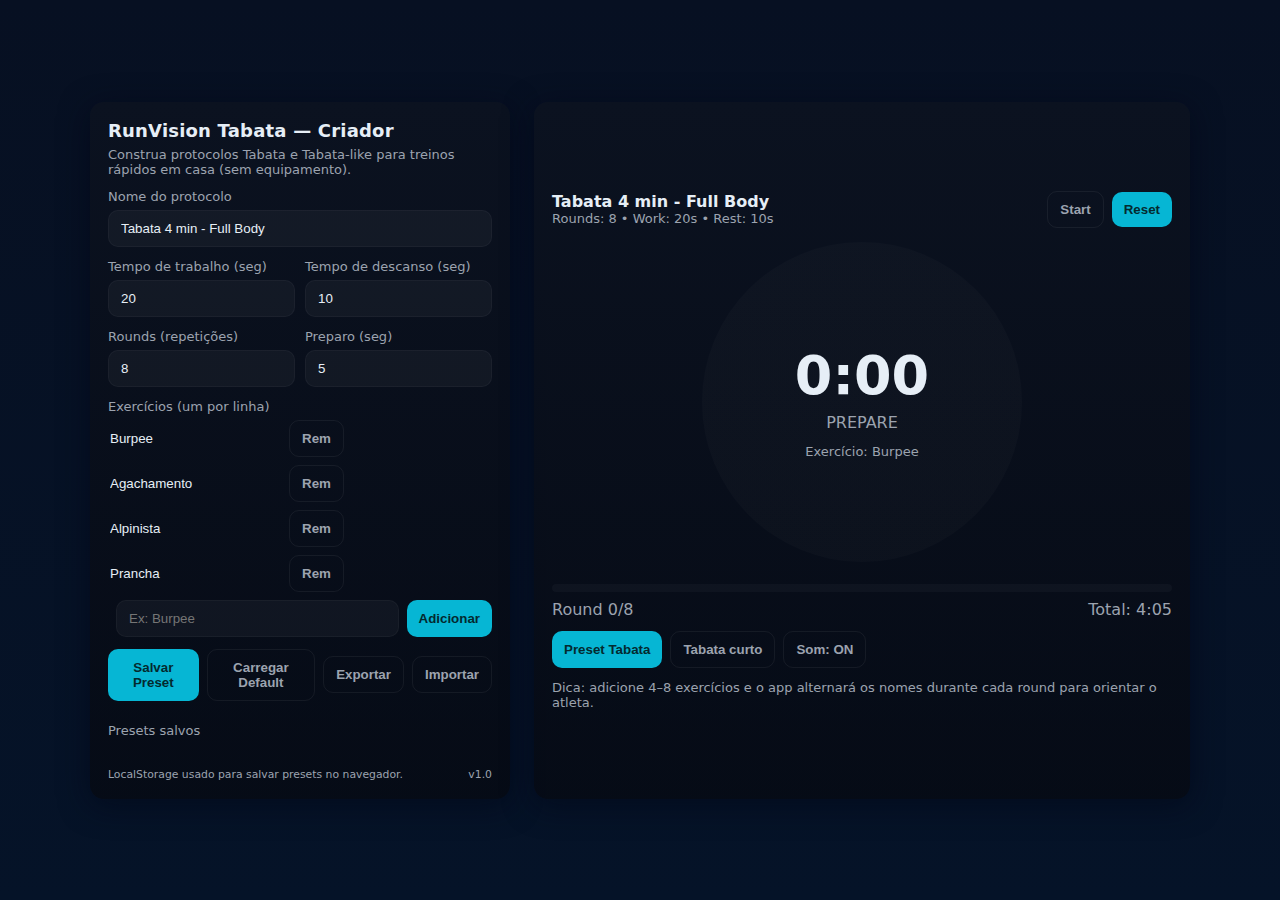
<file: index.html>
<!doctype html>
<html lang="pt-BR">
<head>
    <meta charset="utf-8" />
    <meta name="viewport" content="width=device-width,initial-scale=1" />
    <title>RunVision Tabata — Simple</title>
    <style>
        :root{
            --bg:#0f1724; --card:#0b1220; --accent:#06b6d4; --muted:#9ca3af; --glass: rgba(255,255,255,0.04);
            --success:#10b981; --danger:#ef4444; --glass-2: rgba(255,255,255,0.02);
            --radius:14px; --sans: Inter, system-ui, -apple-system, "Segoe UI", Roboto, "Helvetica Neue", Arial;
        }
        *{box-sizing:border-box}
        html,body{height:100%}
        body{
            margin:0; font-family:var(--sans),serif; background:linear-gradient(180deg,#071022 0%, #051328 100%); color:#e6eef6; -webkit-font-smoothing:antialiased;
            padding:28px; display:flex; align-items:center; justify-content:center;
        }

        .app{
            width:100%; max-width:1100px; display:grid; grid-template-columns:420px 1fr; gap:24px;
        }

        .panel{background:linear-gradient(180deg,var(--card), rgba(6,8,15,0.7)); border-radius:var(--radius); padding:18px; box-shadow: 0 6px 30px rgba(2,6,23,0.6);}

        header h1{margin:0;font-size:18px;letter-spacing:0.2px}
        header p{margin:6px 0 0;color:var(--muted);font-size:13px}

        /* Left column controls */
        .controls{display:flex; flex-direction:column; gap:12px}
        label{font-size:13px;color:var(--muted);display:block;margin-bottom:6px}
        input[type=number], input[type=text], select{width:100%; padding:10px 12px; border-radius:10px; border:1px solid rgba(255,255,255,0.04); background:var(--glass); color:inherit}
        .row{display:flex; gap:10px}
        .row > *{flex:1}

        .exercises{display:flex; flex-direction:column; gap:8px; max-height:220px; overflow:auto; padding-right:6px}

        .exercise-item input{flex:1; border:0; background:transparent; color:inherit}
        .btn{display:inline-block; padding:10px 12px; border-radius:10px; cursor:pointer; background:var(--accent); color:#042a2f; font-weight:600; border:0}
        .btn.ghost{background:transparent; border:1px solid rgba(255,255,255,0.06); color:var(--muted)}

        .actions{display:flex; gap:8px; justify-content:space-between; align-items:center}

        /* Right column: timer and UI */
        .timer-wrap{display:flex; flex-direction:column; align-items:center; justify-content:center; gap:14px; height:100%}
        .ring{width:320px; height:320px; border-radius:999px; display:grid; place-items:center; background: conic-gradient(var(--accent) 0deg, rgba(255,255,255,0.02) 0deg);}
        .ring .info{display:flex; flex-direction:column; align-items:center}
        .time{font-size:54px; font-weight:700}
        .phase{font-size:16px; color:var(--muted); margin-top:6px}
        .progress{width:100%; height:8px; background:rgba(255,255,255,0.03); border-radius:999px; overflow:hidden}
        .bar{height:100%; width:0; background:linear-gradient(90deg, var(--accent), #60a5fa)}

        .controls-footer{display:flex; gap:8px}

        /* presets & storage */
        .presets{display:flex; gap:8px; flex-wrap:wrap}

        footer{margin-top:12px; color:var(--muted); font-size:13px}

        /* responsive */
        @media (max-width:980px){
            .app{grid-template-columns:1fr;}
            .ring{width:260px;height:260px}
        }
    </style>
</head>
<body>
<div class="app">
    <div class="panel">
        <header>
            <h1>RunVision Tabata — Criador</h1>
            <p>Construa protocolos Tabata e Tabata-like para treinos rápidos em casa (sem equipamento).</p>
        </header>

        <div class="controls" style="margin-top:12px">
            <div>
                <label>Nome do protocolo</label>
                <label for="protocolName"></label><input id="protocolName" type="text" placeholder="Ex: Tabata 4 min - Full Body" value="Tabata 4 min - Full Body">
            </div>

            <div class="row">
                <div>
                    <label>Tempo de trabalho (seg)</label>
                    <label for="workTime"></label><input id="workTime" type="number" min="5" value="20">
                </div>
                <div>
                    <label>Tempo de descanso (seg)</label>
                    <label for="restTime"></label><input id="restTime" type="number" min="5" value="10">
                </div>
            </div>

            <div class="row">
                <div>
                    <label>Rounds (repetições)</label>
                    <label for="rounds"></label><input id="rounds" type="number" min="1" value="8">
                </div>
                <div>
                    <label>Preparo (seg)</label>
                    <label for="prepare"></label><input id="prepare" type="number" min="0" value="5">
                </div>
            </div>

            <div>
                <label>Exercícios (um por linha)</label>
                <div class="exercises" id="exercisesList">
                    <!-- dynamically added -->
                </div>
                <div style="display:flex; gap:8px; margin-top:8px">
                    <label for="newExercise"></label><input id="newExercise" type="text" placeholder="Ex: Burpee" />
                    <button class="btn" id="addExerciseBtn">Adicionar</button>
                </div>
            </div>

            <div class="actions">
                <div style="display:flex; gap:8px">
                    <button class="btn" id="savePreset">Salvar Preset</button>
                    <button class="btn ghost" id="loadDefault">Carregar Default</button>
                </div>

                <div style="display:flex; gap:8px">
                    <button class="btn ghost" id="exportBtn">Exportar</button>
                    <button class="btn ghost" id="importBtn">Importar</button>
                    <input id="fileInput" type="file" accept="application/json" style="display:none" />
                </div>
            </div>

            <div style="margin-top:10px">
                <label>Presets salvos</label>
                <div class="presets" id="presetsContainer"></div>
            </div>

            <footer>
                <div style="display:flex; justify-content:space-between; align-items:center">
                    <small>LocalStorage usado para salvar presets no navegador.</small>
                    <small id="version">v1.0</small>
                </div>
            </footer>
        </div>
    </div>

    <div class="panel timer-wrap">
        <div style="width:100%; display:flex; justify-content:space-between; align-items:center">
            <div>
                <strong id="displayName">Tabata 4 min - Full Body</strong>
                <div style="color:var(--muted); font-size:13px">Rounds: <span id="displayRounds">8</span> • Work: <span id="displayWork">20s</span> • Rest: <span id="displayRest">10s</span></div>
            </div>
            <div style="display:flex; gap:8px; align-items:center">
                <button class="btn ghost" id="startPause">Start</button>
                <button class="btn" id="resetBtn">Reset</button>
            </div>
        </div>

        <div class="ring" id="ring">
            <div class="info">
                <div class="time" id="timeLeft">0:20</div>
                <div class="phase" id="phaseLabel">PREPARE</div>
                <div style="margin-top:12px; color:var(--muted); font-size:13px">Exercício: <span id="currentExercise">-</span></div>
            </div>
        </div>

        <div style="width:100%; margin-top:8px">
            <div class="progress"><div class="bar" id="progressBar"></div></div>
            <div style="display:flex; justify-content:space-between; margin-top:8px; color:var(--muted)">
                <div>Round <span id="curRound">0</span>/<span id="totalRound">8</span></div>
                <div id="totalTimeLeft">Total: 0:00</div>
            </div>

            <div class="controls-footer" style="margin-top:12px">
                <button class="btn" id="quickTabata">Preset Tabata</button>
                <button class="btn ghost" id="quickTabataShort">Tabata curto</button>
                <button class="btn ghost" id="soundToggle">Som: ON</button>
            </div>

            <div style="margin-top:12px; color:var(--muted); font-size:13px">Dica: adicione 4–8 exercícios e o app alternará os nomes durante cada round para orientar o atleta.</div>
        </div>

    </div>
</div>

<script>
    // Utility helpers
    const $ = (q) => document.querySelector(q)
    const $all = (q) => Array.from(document.querySelectorAll(q))

    // Elements
    const protocolName = $('#protocolName')
    const workTime = $('#workTime')
    const restTime = $('#restTime')
    const rounds = $('#rounds')
    const prepare = $('#prepare')
    const exercisesList = $('#exercisesList')
    const newExercise = $('#newExercise')
    const addExerciseBtn = $('#addExerciseBtn')
    const presetsContainer = $('#presetsContainer')
    const savePresetBtn = $('#savePreset')
    const loadDefaultBtn = $('#loadDefault')
    const exportBtn = $('#exportBtn')
    const importBtn = $('#importBtn')
    const fileInput = $('#fileInput')

    const startPauseBtn = $('#startPause')
    const resetBtn = $('#resetBtn')
    const timeLeft = $('#timeLeft')
    const phaseLabel = $('#phaseLabel')
    const ring = $('#ring')
    const bar = $('#progressBar')
    const displayName = $('#displayName')
    const currentExerciseLabel = $('#currentExercise')
    const curRound = $('#curRound')
    const totalRound = $('#totalRound')
    const displayRounds = $('#displayRounds')
    const displayWork = $('#displayWork')
    const displayRest = $('#displayRest')
    const totalTimeLeft = $('#totalTimeLeft')
    const quickTabata = $('#quickTabata')
    const quickTabataShort = $('#quickTabataShort')
    const soundToggle = $('#soundToggle')

    // State
    let state = {
        name: protocolName.value,
        work: parseInt(workTime.value,10),
        rest: parseInt(restTime.value,10),
        rounds: parseInt(rounds.value,10),
        prepare: parseInt(prepare.value,10),
        exercises: ['Burpee','Agachamento','Alpinista','Prancha'],
        running:false,
        timer:null,
        phase:'prepare', // prepare | work | rest | finished
        timeLeft:0,
        curRound:0,
        currentIdx:0,
        sound:true
    }

    // Audio using WebAudio for short beeps
    const AudioCtx = window.AudioContext || window.webkitAudioContext
    const audioCtx = AudioCtx ? new AudioCtx() : null
    function beep(freq=880, dur=0.06, vol=0.2){
        if(!audioCtx || !state.sound) return
        const o = audioCtx.createOscillator()
        const g = audioCtx.createGain()
        o.frequency.value = freq
        o.type = 'sine'
        g.gain.value = vol
        o.connect(g); g.connect(audioCtx.destination)
        o.start(); g.gain.exponentialRampToValueAtTime(0.0001, audioCtx.currentTime + dur)
        setTimeout(()=>o.stop(), dur*1000 + 20)
    }

    // --- UI helpers ---
    function renderExercises(){
        exercisesList.innerHTML = ''
        state.exercises.forEach((ex,i)=>{
            const div = document.createElement('div')
            div.className = 'exercise-item'
            div.innerHTML = `<input value="${ex}" data-i="${i}"/><button class='btn ghost' data-del='${i}'>Rem</button>`
            exercisesList.appendChild(div)
        })
    }

    function syncFromInputs(){
        state.name = protocolName.value || 'Tabata'
        state.work = parseInt(workTime.value,10) || 20
        state.rest = parseInt(restTime.value,10) || 10
        state.rounds = parseInt(rounds.value,10) || 8
        state.prepare = parseInt(prepare.value,10) || 5
    }

    function syncToDisplay(){
        displayName.textContent = state.name
        displayRounds.textContent = state.rounds
        displayWork.textContent = state.work + 's'
        displayRest.textContent = state.rest + 's'
        totalRound.textContent = state.rounds
        // total time estimate
        const totalSecs = state.prepare + state.rounds*(state.work + state.rest)
        totalTimeLeft.textContent = 'Total: ' + formatTime(totalSecs)
    }

    function formatTime(s){
        const mm = Math.floor(s/60)
        const ss = s%60
        return `${mm}:${ss.toString().padStart(2,'0')}`
    }

    // presets saved in localStorage
    function loadPresets(){
        const raw = localStorage.getItem('rv_tabata_presets')
        if(!raw) return []
        try{ return JSON.parse(raw) }catch(e){ return [] }
    }
    function savePresets(arr){ localStorage.setItem('rv_tabata_presets', JSON.stringify(arr)) }

    function renderPresets(){
        const arr = loadPresets()
        presetsContainer.innerHTML = ''
        arr.forEach((p,idx)=>{
            const el = document.createElement('div')
            el.className='chip'
            el.textContent = p.name
            el.onclick = ()=>loadPreset(idx)
            presetsContainer.appendChild(el)
        })
    }

    function loadPreset(i){
        const arr = loadPresets()
        if(!arr[i]) return
        const p = arr[i]
        protocolName.value = p.name
        workTime.value = p.work
        restTime.value = p.rest
        rounds.value = p.rounds
        prepare.value = p.prepare
        state.exercises = p.exercises || []
        syncFromInputs(); syncToDisplay(); renderExercises()
    }

    // default
    function loadDefault(){
        protocolName.value = 'Tabata 4 min - Full Body'
        workTime.value = 20
        restTime.value = 10
        rounds.value = 8
        prepare.value = 5
        state.exercises = ['Burpee','Agachamento','Alpinista','Prancha']
        syncFromInputs(); syncToDisplay(); renderExercises()
    }

    // export / import
    function exportPreset(){
        const data = {
            name: state.name,
            work: state.work,
            rest: state.rest,
            rounds: state.rounds,
            prepare: state.prepare,
            exercises: state.exercises
        }
        const blob = new Blob([JSON.stringify(data, null, 2)], {type:'application/json'})
        const url = URL.createObjectURL(blob)
        const a = document.createElement('a')
        a.href = url; a.download = (state.name||'tabata') + '.json'; document.body.appendChild(a); a.click(); a.remove(); URL.revokeObjectURL(url)
    }

    function importFile(file){
        const reader = new FileReader()
        reader.onload = ()=>{
            try{
                const data = JSON.parse(reader.result)
                protocolName.value = data.name || protocolName.value
                workTime.value = data.work || workTime.value
                restTime.value = data.rest || restTime.value
                rounds.value = data.rounds || rounds.value
                prepare.value = data.prepare || prepare.value
                state.exercises = data.exercises || state.exercises
                syncFromInputs(); syncToDisplay(); renderExercises()
            }catch(e){ alert('Arquivo inválido') }
        }
        reader.readAsText(file)
    }

    // Save preset to storage
    function savePreset(){
        const arr = loadPresets()
        const p = {
            name: state.name,
            work: state.work,
            rest: state.rest,
            rounds: state.rounds,
            prepare: state.prepare,
            exercises: state.exercises
        }
        arr.push(p)
        savePresets(arr)
        renderPresets()
    }

    // --- Timer logic ---
    function start(){
        if(state.running) return
        // ensure audio context resumed on user gesture
        if(audioCtx && audioCtx.state === 'suspended') audioCtx.resume()
        state.running = true
        startPauseBtn.textContent = 'Pause'
        if(state.phase === 'finished') reset(true)
        if(state.phase === 'prepare'){
            state.timeLeft = state.prepare
        } else if(!state.timeLeft){
            // starting new session
            state.curRound = 1
            state.currentIdx = 0
            state.phase = state.prepare>0 ? 'prepare' : 'work'
            state.timeLeft = state.phase === 'prepare' ? state.prepare : state.work
        }
        tick()
        state.timer = setInterval(tick, 250)
    }

    function pause(){
        state.running = false
        startPauseBtn.textContent = 'Start'
        clearInterval(state.timer)
    }

    function reset(startImmediately=false){
        clearInterval(state.timer)
        state.running = false
        state.phase = state.prepare>0 ? 'prepare' : 'work'
        state.timeLeft = state.phase === 'prepare' ? state.prepare : state.work
        state.curRound = 0
        state.currentIdx = 0
        updateUI()
        startPauseBtn.textContent = 'Start'
        if(startImmediately) start()
    }

    function tick(){
        // tick called every 250ms
        if(!state.running) return
        // decrement by 0.25s
        state.timeLeft = Math.max(0, +(state.timeLeft - 0.25).toFixed(2))
        const totalPhase = (state.phase === 'work') ? state.work : (state.phase === 'rest' ? state.rest : state.prepare)
        const passed = totalPhase - state.timeLeft
        const pct = Math.min(1, Math.max(0, passed / totalPhase))
        updateRing(pct)
        if(state.timeLeft <= 0){
            // phase change
            if(state.phase === 'prepare'){
                state.phase = 'work'
                state.curRound = 1
                state.timeLeft = state.work
                state.currentIdx = 0
                beep(1000,0.08,0.25)
            } else if(state.phase === 'work'){
                // just finished work
                // give short beep
                beep(700,0.06,0.22)
                state.phase = 'rest'
                state.timeLeft = state.rest
            } else if(state.phase === 'rest'){
                // finished rest -> next round or finish
                if(state.curRound >= state.rounds){
                    state.phase = 'finished'
                    state.timeLeft = 0
                    state.running = false
                    clearInterval(state.timer)
                    beep(1200,0.18,0.3)
                } else {
                    state.curRound += 1
                    state.phase = 'work'
                    state.timeLeft = state.work
                    state.currentIdx = (state.currentIdx + 1) % Math.max(1, state.exercises.length)
                    beep(1000,0.08,0.25)
                }
            }
        }
        updateUI()
    }

    function updateRing(pct){
        const deg = pct * 360
        ring.style.background = `conic-gradient(var(--accent) ${deg}deg, rgba(255,255,255,0.02) ${deg}deg)`
        bar.style.width = (pct*100) + '%'
    }

    function updateUI(){
        // show time for current phase
        let t = Math.ceil(state.timeLeft)
        if(state.phase === 'finished'){ t = 0 }
        timeLeft.textContent = formatTime(t)
        phaseLabel.textContent = state.phase.toUpperCase()
        currentExerciseLabel.textContent = state.exercises.length ? state.exercises[state.currentIdx] : '-'
        curRound.textContent = state.curRound
        // display total time left dynamic estimate
        if(state.phase === 'finished') totalTimeLeft.textContent = 'Concluído'
        syncToDisplay()
    }

    // Quick presets
    quickTabata.addEventListener('click', ()=>{
        protocolName.value = 'Tabata Clássico'
        workTime.value = 20; restTime.value = 10; rounds.value = 8; prepare.value = 5
        state.exercises = ['Burpee','Agachamento','Corrida Estacionária','Alpinista']
        syncFromInputs(); syncToDisplay(); renderExercises()
    })
    quickTabataShort.addEventListener('click', ()=>{
        protocolName.value = 'Tabata 2 min - Rápido'
        workTime.value = 15; restTime.value = 10; rounds.value = 4; prepare.value = 3
        state.exercises = ['Agachamento','Prancha','Polichinelo','Ponte de Glúteo']
        syncFromInputs(); syncToDisplay(); renderExercises()
    })

    // sound toggle
    soundToggle.addEventListener('click', ()=>{
        state.sound = !state.sound
        soundToggle.textContent = 'Som: ' + (state.sound ? 'ON' : 'OFF')
    })

    // interactions
    addExerciseBtn.addEventListener('click', ()=>{
        const v = newExercise.value.trim()
        if(!v) return
        state.exercises.push(v)
        newExercise.value = ''
        renderExercises()
    })

    exercisesList.addEventListener('click', (e)=>{
        if(e.target.dataset.del){
            const i = parseInt(e.target.dataset.del,10)
            state.exercises.splice(i,1)
            renderExercises()
        }
    })

    exercisesList.addEventListener('input', (e)=>{
        if(e.target.dataset.i){
            const i = parseInt(e.target.dataset.i,10)
            state.exercises[i] = e.target.value
        }
    })

    savePresetBtn.addEventListener('click', ()=>{
        syncFromInputs()
        savePreset()
        renderPresets()
        alert('Preset salvo localmente')
    })

    loadDefaultBtn.addEventListener('click', ()=>{
        loadDefault()
    })

    exportBtn.addEventListener('click', ()=>{
        syncFromInputs()
        exportPreset()
    })

    importBtn.addEventListener('click', ()=> fileInput.click())
    fileInput.addEventListener('change', (e)=>{
        const f = e.target.files[0]
        if(f) importFile(f)
        fileInput.value = ''
    })

    startPauseBtn.addEventListener('click', ()=>{
        if(state.running) pause(); else start()
    })
    resetBtn.addEventListener('click', ()=> reset(false))

    // wire inputs to state live
    $('#workTime').addEventListener('change', ()=>{ syncFromInputs(); syncToDisplay() })
    $('#restTime').addEventListener('change', ()=>{ syncFromInputs(); syncToDisplay() })
    $('#rounds').addEventListener('change', ()=>{ syncFromInputs(); syncToDisplay() })
    $('#prepare').addEventListener('change', ()=>{ syncFromInputs(); syncToDisplay() })
    protocolName.addEventListener('input', ()=>{ syncFromInputs(); syncToDisplay() })

    // bootstrap
    loadDefault(); renderPresets(); updateUI();

    // expose a tiny analytics hook to suggest CTA at end of session
    function onFinishShowCTA(){
        // simple visual hint — you can expand to show modal / link
        setTimeout(()=>{
            alert('Treino concluído! Quer treinos prontos e planilhas inteligentes? Confira o RunVision.')
        }, 400)
    }

    // hook into finish beep
    const originalTick = tick
    // override to call CTA
    const _tick = tick
    // we already call beep on finish; add CTA when finished
    // simplified: watch state.running change
    const obs = new MutationObserver(()=>{})

    // observer - not necessary; poll state to show CTA
    let lastFinished = false
    setInterval(()=>{
        if(state.phase === 'finished' && !lastFinished){ lastFinished = true; onFinishShowCTA() }
        if(state.phase !== 'finished') lastFinished = false
    },500)

</script>
</body>
</html>
</file>
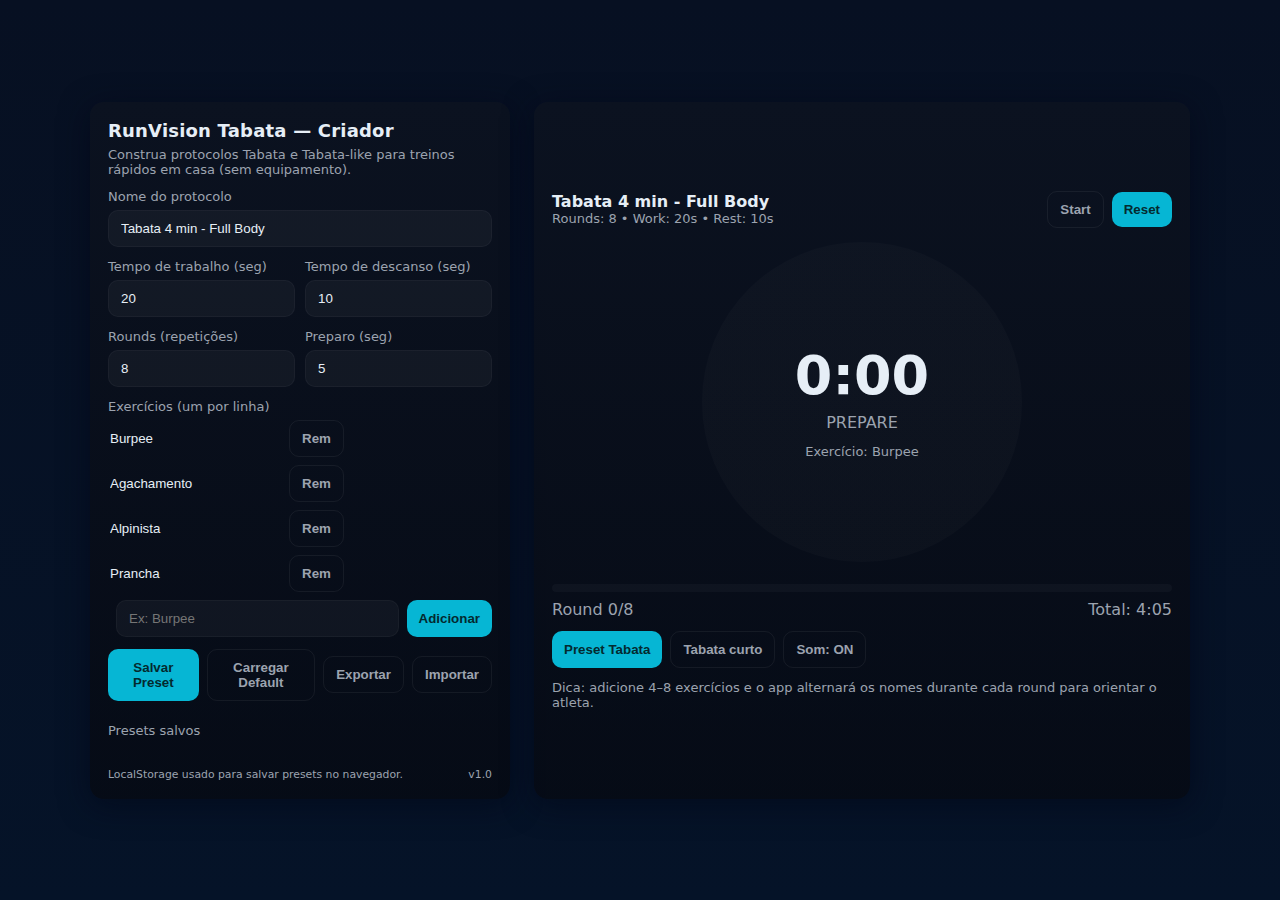
<file: runvision.html>
<!doctype html>
<html lang="pt-BR">
<head>
    <meta charset="utf-8" />
    <meta name="viewport" content="width=device-width,initial-scale=1" />
    <title>RunVision Tabata — Simple</title>
    <style>
        :root{
            --bg:#0f1724; --card:#0b1220; --accent:#06b6d4; --muted:#9ca3af; --glass: rgba(255,255,255,0.04);
            --success:#10b981; --danger:#ef4444; --glass-2: rgba(255,255,255,0.02);
            --radius:14px; --sans: Inter, system-ui, -apple-system, "Segoe UI", Roboto, "Helvetica Neue", Arial;
        }
        *{box-sizing:border-box}
        html,body{height:100%}
        body{
            margin:0; font-family:var(--sans),serif; background:linear-gradient(180deg,#071022 0%, #051328 100%); color:#e6eef6; -webkit-font-smoothing:antialiased;
            padding:28px; display:flex; align-items:center; justify-content:center;
        }

        .app{
            width:100%; max-width:1100px; display:grid; grid-template-columns:420px 1fr; gap:24px;
        }

        .panel{background:linear-gradient(180deg,var(--card), rgba(6,8,15,0.7)); border-radius:var(--radius); padding:18px; box-shadow: 0 6px 30px rgba(2,6,23,0.6);}

        header h1{margin:0;font-size:18px;letter-spacing:0.2px}
        header p{margin:6px 0 0;color:var(--muted);font-size:13px}

        /* Left column controls */
        .controls{display:flex; flex-direction:column; gap:12px}
        label{font-size:13px;color:var(--muted);display:block;margin-bottom:6px}
        input[type=number], input[type=text], select{width:100%; padding:10px 12px; border-radius:10px; border:1px solid rgba(255,255,255,0.04); background:var(--glass); color:inherit}
        .row{display:flex; gap:10px}
        .row > *{flex:1}

        .exercises{display:flex; flex-direction:column; gap:8px; max-height:220px; overflow:auto; padding-right:6px}

        .exercise-item input{flex:1; border:0; background:transparent; color:inherit}
        .btn{display:inline-block; padding:10px 12px; border-radius:10px; cursor:pointer; background:var(--accent); color:#042a2f; font-weight:600; border:0}
        .btn.ghost{background:transparent; border:1px solid rgba(255,255,255,0.06); color:var(--muted)}

        .actions{display:flex; gap:8px; justify-content:space-between; align-items:center}

        /* Right column: timer and UI */
        .timer-wrap{display:flex; flex-direction:column; align-items:center; justify-content:center; gap:14px; height:100%}
        .ring{width:320px; height:320px; border-radius:999px; display:grid; place-items:center; background: conic-gradient(var(--accent) 0deg, rgba(255,255,255,0.02) 0deg);}
        .ring .info{display:flex; flex-direction:column; align-items:center}
        .time{font-size:54px; font-weight:700}
        .phase{font-size:16px; color:var(--muted); margin-top:6px}
        .progress{width:100%; height:8px; background:rgba(255,255,255,0.03); border-radius:999px; overflow:hidden}
        .bar{height:100%; width:0; background:linear-gradient(90deg, var(--accent), #60a5fa)}

        .controls-footer{display:flex; gap:8px}

        /* presets & storage */
        .presets{display:flex; gap:8px; flex-wrap:wrap}

        footer{margin-top:12px; color:var(--muted); font-size:13px}

        /* responsive */
        @media (max-width:980px){
            .app{grid-template-columns:1fr;}
            .ring{width:260px;height:260px}
        }
    </style>
</head>
<body>
<div class="app">
    <div class="panel">
        <header>
            <h1>RunVision Tabata — Criador</h1>
            <p>Construa protocolos Tabata e Tabata-like para treinos rápidos em casa (sem equipamento).</p>
        </header>

        <div class="controls" style="margin-top:12px">
            <div>
                <label>Nome do protocolo</label>
                <label for="protocolName"></label><input id="protocolName" type="text" placeholder="Ex: Tabata 4 min - Full Body" value="Tabata 4 min - Full Body">
            </div>

            <div class="row">
                <div>
                    <label>Tempo de trabalho (seg)</label>
                    <label for="workTime"></label><input id="workTime" type="number" min="5" value="20">
                </div>
                <div>
                    <label>Tempo de descanso (seg)</label>
                    <label for="restTime"></label><input id="restTime" type="number" min="5" value="10">
                </div>
            </div>

            <div class="row">
                <div>
                    <label>Rounds (repetições)</label>
                    <label for="rounds"></label><input id="rounds" type="number" min="1" value="8">
                </div>
                <div>
                    <label>Preparo (seg)</label>
                    <label for="prepare"></label><input id="prepare" type="number" min="0" value="5">
                </div>
            </div>

            <div>
                <label>Exercícios (um por linha)</label>
                <div class="exercises" id="exercisesList">
                    <!-- dynamically added -->
                </div>
                <div style="display:flex; gap:8px; margin-top:8px">
                    <label for="newExercise"></label><input id="newExercise" type="text" placeholder="Ex: Burpee" />
                    <button class="btn" id="addExerciseBtn">Adicionar</button>
                </div>
            </div>

            <div class="actions">
                <div style="display:flex; gap:8px">
                    <button class="btn" id="savePreset">Salvar Preset</button>
                    <button class="btn ghost" id="loadDefault">Carregar Default</button>
                </div>

                <div style="display:flex; gap:8px">
                    <button class="btn ghost" id="exportBtn">Exportar</button>
                    <button class="btn ghost" id="importBtn">Importar</button>
                    <input id="fileInput" type="file" accept="application/json" style="display:none" />
                </div>
            </div>

            <div style="margin-top:10px">
                <label>Presets salvos</label>
                <div class="presets" id="presetsContainer"></div>
            </div>

            <footer>
                <div style="display:flex; justify-content:space-between; align-items:center">
                    <small>LocalStorage usado para salvar presets no navegador.</small>
                    <small id="version">v1.0</small>
                </div>
            </footer>
        </div>
    </div>

    <div class="panel timer-wrap">
        <div style="width:100%; display:flex; justify-content:space-between; align-items:center">
            <div>
                <strong id="displayName">Tabata 4 min - Full Body</strong>
                <div style="color:var(--muted); font-size:13px">Rounds: <span id="displayRounds">8</span> • Work: <span id="displayWork">20s</span> • Rest: <span id="displayRest">10s</span></div>
            </div>
            <div style="display:flex; gap:8px; align-items:center">
                <button class="btn ghost" id="startPause">Start</button>
                <button class="btn" id="resetBtn">Reset</button>
            </div>
        </div>

        <div class="ring" id="ring">
            <div class="info">
                <div class="time" id="timeLeft">0:20</div>
                <div class="phase" id="phaseLabel">PREPARE</div>
                <div style="margin-top:12px; color:var(--muted); font-size:13px">Exercício: <span id="currentExercise">-</span></div>
            </div>
        </div>

        <div style="width:100%; margin-top:8px">
            <div class="progress"><div class="bar" id="progressBar"></div></div>
            <div style="display:flex; justify-content:space-between; margin-top:8px; color:var(--muted)">
                <div>Round <span id="curRound">0</span>/<span id="totalRound">8</span></div>
                <div id="totalTimeLeft">Total: 0:00</div>
            </div>

            <div class="controls-footer" style="margin-top:12px">
                <button class="btn" id="quickTabata">Preset Tabata</button>
                <button class="btn ghost" id="quickTabataShort">Tabata curto</button>
                <button class="btn ghost" id="soundToggle">Som: ON</button>
            </div>

            <div style="margin-top:12px; color:var(--muted); font-size:13px">Dica: adicione 4–8 exercícios e o app alternará os nomes durante cada round para orientar o atleta.</div>
        </div>

    </div>
</div>

<script>
    // Utility helpers
    const $ = (q) => document.querySelector(q)
    const $all = (q) => Array.from(document.querySelectorAll(q))

    // Elements
    const protocolName = $('#protocolName')
    const workTime = $('#workTime')
    const restTime = $('#restTime')
    const rounds = $('#rounds')
    const prepare = $('#prepare')
    const exercisesList = $('#exercisesList')
    const newExercise = $('#newExercise')
    const addExerciseBtn = $('#addExerciseBtn')
    const presetsContainer = $('#presetsContainer')
    const savePresetBtn = $('#savePreset')
    const loadDefaultBtn = $('#loadDefault')
    const exportBtn = $('#exportBtn')
    const importBtn = $('#importBtn')
    const fileInput = $('#fileInput')

    const startPauseBtn = $('#startPause')
    const resetBtn = $('#resetBtn')
    const timeLeft = $('#timeLeft')
    const phaseLabel = $('#phaseLabel')
    const ring = $('#ring')
    const bar = $('#progressBar')
    const displayName = $('#displayName')
    const currentExerciseLabel = $('#currentExercise')
    const curRound = $('#curRound')
    const totalRound = $('#totalRound')
    const displayRounds = $('#displayRounds')
    const displayWork = $('#displayWork')
    const displayRest = $('#displayRest')
    const totalTimeLeft = $('#totalTimeLeft')
    const quickTabata = $('#quickTabata')
    const quickTabataShort = $('#quickTabataShort')
    const soundToggle = $('#soundToggle')

    // State
    let state = {
        name: protocolName.value,
        work: parseInt(workTime.value,10),
        rest: parseInt(restTime.value,10),
        rounds: parseInt(rounds.value,10),
        prepare: parseInt(prepare.value,10),
        exercises: ['Burpee','Agachamento','Alpinista','Prancha'],
        running:false,
        timer:null,
        phase:'prepare', // prepare | work | rest | finished
        timeLeft:0,
        curRound:0,
        currentIdx:0,
        sound:true
    }

    // Audio using WebAudio for short beeps
    const AudioCtx = window.AudioContext || window.webkitAudioContext
    const audioCtx = AudioCtx ? new AudioCtx() : null
    function beep(freq=880, dur=0.06, vol=0.2){
        if(!audioCtx || !state.sound) return
        const o = audioCtx.createOscillator()
        const g = audioCtx.createGain()
        o.frequency.value = freq
        o.type = 'sine'
        g.gain.value = vol
        o.connect(g); g.connect(audioCtx.destination)
        o.start(); g.gain.exponentialRampToValueAtTime(0.0001, audioCtx.currentTime + dur)
        setTimeout(()=>o.stop(), dur*1000 + 20)
    }

    // --- UI helpers ---
    function renderExercises(){
        exercisesList.innerHTML = ''
        state.exercises.forEach((ex,i)=>{
            const div = document.createElement('div')
            div.className = 'exercise-item'
            div.innerHTML = `<input value="${ex}" data-i="${i}"/><button class='btn ghost' data-del='${i}'>Rem</button>`
            exercisesList.appendChild(div)
        })
    }

    function syncFromInputs(){
        state.name = protocolName.value || 'Tabata'
        state.work = parseInt(workTime.value,10) || 20
        state.rest = parseInt(restTime.value,10) || 10
        state.rounds = parseInt(rounds.value,10) || 8
        state.prepare = parseInt(prepare.value,10) || 5
    }

    function syncToDisplay(){
        displayName.textContent = state.name
        displayRounds.textContent = state.rounds
        displayWork.textContent = state.work + 's'
        displayRest.textContent = state.rest + 's'
        totalRound.textContent = state.rounds
        // total time estimate
        const totalSecs = state.prepare + state.rounds*(state.work + state.rest)
        totalTimeLeft.textContent = 'Total: ' + formatTime(totalSecs)
    }

    function formatTime(s){
        const mm = Math.floor(s/60)
        const ss = s%60
        return `${mm}:${ss.toString().padStart(2,'0')}`
    }

    // presets saved in localStorage
    function loadPresets(){
        const raw = localStorage.getItem('rv_tabata_presets')
        if(!raw) return []
        try{ return JSON.parse(raw) }catch(e){ return [] }
    }
    function savePresets(arr){ localStorage.setItem('rv_tabata_presets', JSON.stringify(arr)) }

    function renderPresets(){
        const arr = loadPresets()
        presetsContainer.innerHTML = ''
        arr.forEach((p,idx)=>{
            const el = document.createElement('div')
            el.className='chip'
            el.textContent = p.name
            el.onclick = ()=>loadPreset(idx)
            presetsContainer.appendChild(el)
        })
    }

    function loadPreset(i){
        const arr = loadPresets()
        if(!arr[i]) return
        const p = arr[i]
        protocolName.value = p.name
        workTime.value = p.work
        restTime.value = p.rest
        rounds.value = p.rounds
        prepare.value = p.prepare
        state.exercises = p.exercises || []
        syncFromInputs(); syncToDisplay(); renderExercises()
    }

    // default
    function loadDefault(){
        protocolName.value = 'Tabata 4 min - Full Body'
        workTime.value = 20
        restTime.value = 10
        rounds.value = 8
        prepare.value = 5
        state.exercises = ['Burpee','Agachamento','Alpinista','Prancha']
        syncFromInputs(); syncToDisplay(); renderExercises()
    }

    // export / import
    function exportPreset(){
        const data = {
            name: state.name,
            work: state.work,
            rest: state.rest,
            rounds: state.rounds,
            prepare: state.prepare,
            exercises: state.exercises
        }
        const blob = new Blob([JSON.stringify(data, null, 2)], {type:'application/json'})
        const url = URL.createObjectURL(blob)
        const a = document.createElement('a')
        a.href = url; a.download = (state.name||'tabata') + '.json'; document.body.appendChild(a); a.click(); a.remove(); URL.revokeObjectURL(url)
    }

    function importFile(file){
        const reader = new FileReader()
        reader.onload = ()=>{
            try{
                const data = JSON.parse(reader.result)
                protocolName.value = data.name || protocolName.value
                workTime.value = data.work || workTime.value
                restTime.value = data.rest || restTime.value
                rounds.value = data.rounds || rounds.value
                prepare.value = data.prepare || prepare.value
                state.exercises = data.exercises || state.exercises
                syncFromInputs(); syncToDisplay(); renderExercises()
            }catch(e){ alert('Arquivo inválido') }
        }
        reader.readAsText(file)
    }

    // Save preset to storage
    function savePreset(){
        const arr = loadPresets()
        const p = {
            name: state.name,
            work: state.work,
            rest: state.rest,
            rounds: state.rounds,
            prepare: state.prepare,
            exercises: state.exercises
        }
        arr.push(p)
        savePresets(arr)
        renderPresets()
    }

    // --- Timer logic ---
    function start(){
        if(state.running) return
        // ensure audio context resumed on user gesture
        if(audioCtx && audioCtx.state === 'suspended') audioCtx.resume()
        state.running = true
        startPauseBtn.textContent = 'Pause'
        if(state.phase === 'finished') reset(true)
        if(state.phase === 'prepare'){
            state.timeLeft = state.prepare
        } else if(!state.timeLeft){
            // starting new session
            state.curRound = 1
            state.currentIdx = 0
            state.phase = state.prepare>0 ? 'prepare' : 'work'
            state.timeLeft = state.phase === 'prepare' ? state.prepare : state.work
        }
        tick()
        state.timer = setInterval(tick, 250)
    }

    function pause(){
        state.running = false
        startPauseBtn.textContent = 'Start'
        clearInterval(state.timer)
    }

    function reset(startImmediately=false){
        clearInterval(state.timer)
        state.running = false
        state.phase = state.prepare>0 ? 'prepare' : 'work'
        state.timeLeft = state.phase === 'prepare' ? state.prepare : state.work
        state.curRound = 0
        state.currentIdx = 0
        updateUI()
        startPauseBtn.textContent = 'Start'
        if(startImmediately) start()
    }

    function tick(){
        // tick called every 250ms
        if(!state.running) return
        // decrement by 0.25s
        state.timeLeft = Math.max(0, +(state.timeLeft - 0.25).toFixed(2))
        const totalPhase = (state.phase === 'work') ? state.work : (state.phase === 'rest' ? state.rest : state.prepare)
        const passed = totalPhase - state.timeLeft
        const pct = Math.min(1, Math.max(0, passed / totalPhase))
        updateRing(pct)
        if(state.timeLeft <= 0){
            // phase change
            if(state.phase === 'prepare'){
                state.phase = 'work'
                state.curRound = 1
                state.timeLeft = state.work
                state.currentIdx = 0
                beep(1000,0.08,0.25)
            } else if(state.phase === 'work'){
                // just finished work
                // give short beep
                beep(700,0.06,0.22)
                state.phase = 'rest'
                state.timeLeft = state.rest
            } else if(state.phase === 'rest'){
                // finished rest -> next round or finish
                if(state.curRound >= state.rounds){
                    state.phase = 'finished'
                    state.timeLeft = 0
                    state.running = false
                    clearInterval(state.timer)
                    beep(1200,0.18,0.3)
                } else {
                    state.curRound += 1
                    state.phase = 'work'
                    state.timeLeft = state.work
                    state.currentIdx = (state.currentIdx + 1) % Math.max(1, state.exercises.length)
                    beep(1000,0.08,0.25)
                }
            }
        }
        updateUI()
    }

    function updateRing(pct){
        const deg = pct * 360
        ring.style.background = `conic-gradient(var(--accent) ${deg}deg, rgba(255,255,255,0.02) ${deg}deg)`
        bar.style.width = (pct*100) + '%'
    }

    function updateUI(){
        // show time for current phase
        let t = Math.ceil(state.timeLeft)
        if(state.phase === 'finished'){ t = 0 }
        timeLeft.textContent = formatTime(t)
        phaseLabel.textContent = state.phase.toUpperCase()
        currentExerciseLabel.textContent = state.exercises.length ? state.exercises[state.currentIdx] : '-'
        curRound.textContent = state.curRound
        // display total time left dynamic estimate
        if(state.phase === 'finished') totalTimeLeft.textContent = 'Concluído'
        syncToDisplay()
    }

    // Quick presets
    quickTabata.addEventListener('click', ()=>{
        protocolName.value = 'Tabata Clássico'
        workTime.value = 20; restTime.value = 10; rounds.value = 8; prepare.value = 5
        state.exercises = ['Burpee','Agachamento','Corrida Estacionária','Alpinista']
        syncFromInputs(); syncToDisplay(); renderExercises()
    })
    quickTabataShort.addEventListener('click', ()=>{
        protocolName.value = 'Tabata 2 min - Rápido'
        workTime.value = 15; restTime.value = 10; rounds.value = 4; prepare.value = 3
        state.exercises = ['Agachamento','Prancha','Polichinelo','Ponte de Glúteo']
        syncFromInputs(); syncToDisplay(); renderExercises()
    })

    // sound toggle
    soundToggle.addEventListener('click', ()=>{
        state.sound = !state.sound
        soundToggle.textContent = 'Som: ' + (state.sound ? 'ON' : 'OFF')
    })

    // interactions
    addExerciseBtn.addEventListener('click', ()=>{
        const v = newExercise.value.trim()
        if(!v) return
        state.exercises.push(v)
        newExercise.value = ''
        renderExercises()
    })

    exercisesList.addEventListener('click', (e)=>{
        if(e.target.dataset.del){
            const i = parseInt(e.target.dataset.del,10)
            state.exercises.splice(i,1)
            renderExercises()
        }
    })

    exercisesList.addEventListener('input', (e)=>{
        if(e.target.dataset.i){
            const i = parseInt(e.target.dataset.i,10)
            state.exercises[i] = e.target.value
        }
    })

    savePresetBtn.addEventListener('click', ()=>{
        syncFromInputs()
        savePreset()
        renderPresets()
        alert('Preset salvo localmente')
    })

    loadDefaultBtn.addEventListener('click', ()=>{
        loadDefault()
    })

    exportBtn.addEventListener('click', ()=>{
        syncFromInputs()
        exportPreset()
    })

    importBtn.addEventListener('click', ()=> fileInput.click())
    fileInput.addEventListener('change', (e)=>{
        const f = e.target.files[0]
        if(f) importFile(f)
        fileInput.value = ''
    })

    startPauseBtn.addEventListener('click', ()=>{
        if(state.running) pause(); else start()
    })
    resetBtn.addEventListener('click', ()=> reset(false))

    // wire inputs to state live
    $('#workTime').addEventListener('change', ()=>{ syncFromInputs(); syncToDisplay() })
    $('#restTime').addEventListener('change', ()=>{ syncFromInputs(); syncToDisplay() })
    $('#rounds').addEventListener('change', ()=>{ syncFromInputs(); syncToDisplay() })
    $('#prepare').addEventListener('change', ()=>{ syncFromInputs(); syncToDisplay() })
    protocolName.addEventListener('input', ()=>{ syncFromInputs(); syncToDisplay() })

    // bootstrap
    loadDefault(); renderPresets(); updateUI();

    // expose a tiny analytics hook to suggest CTA at end of session
    function onFinishShowCTA(){
        // simple visual hint — you can expand to show modal / link
        setTimeout(()=>{
            alert('Treino concluído! Quer treinos prontos e planilhas inteligentes? Confira o RunVision.')
        }, 400)
    }

    // hook into finish beep
    const originalTick = tick
    // override to call CTA
    const _tick = tick
    // we already call beep on finish; add CTA when finished
    // simplified: watch state.running change
    const obs = new MutationObserver(()=>{})

    // observer - not necessary; poll state to show CTA
    let lastFinished = false
    setInterval(()=>{
        if(state.phase === 'finished' && !lastFinished){ lastFinished = true; onFinishShowCTA() }
        if(state.phase !== 'finished') lastFinished = false
    },500)

</script>
</body>
</html>
</file>
